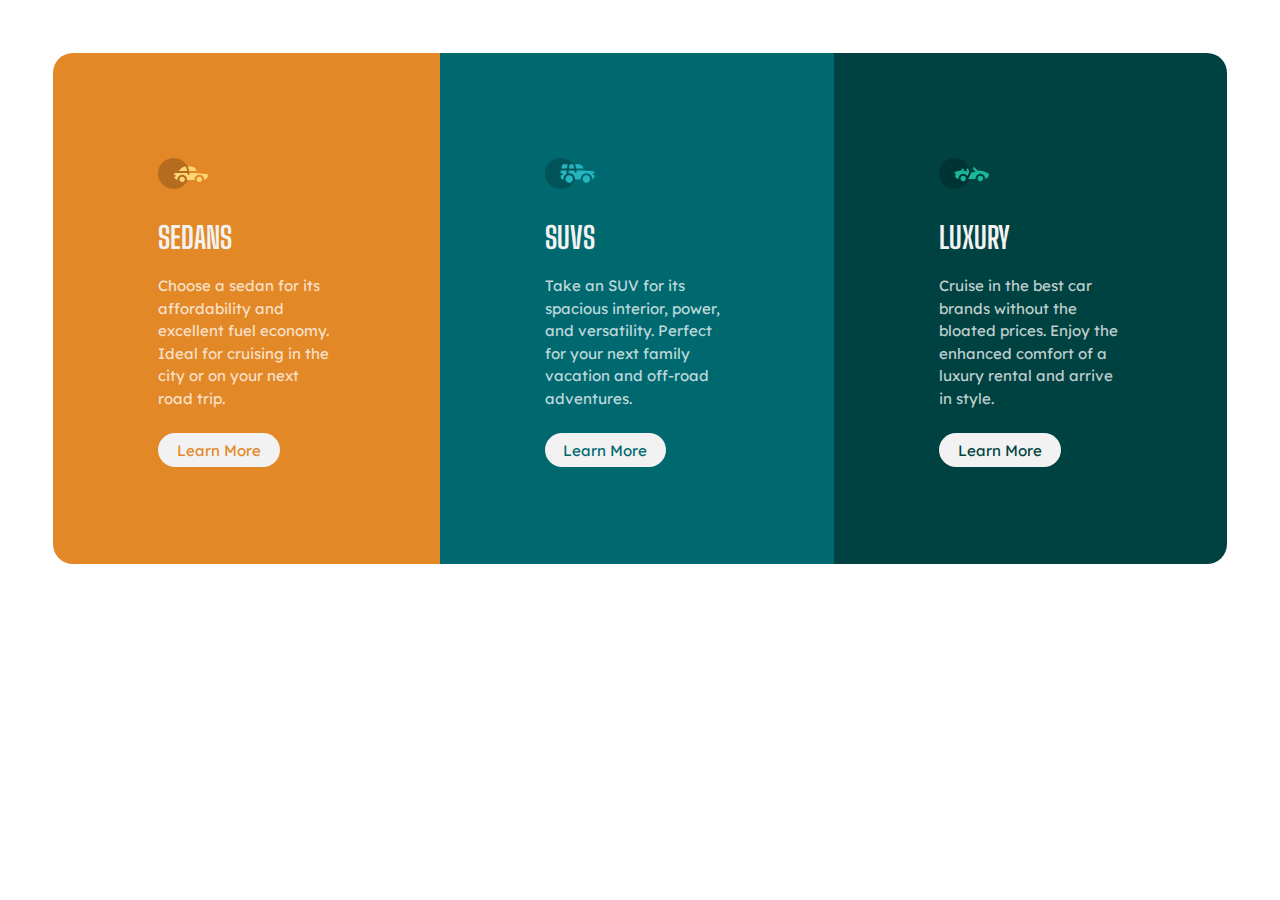
<file: index.html>
<!DOCTYPE html>
<html lang="en">
    <head>
        <meta charset="UTF-8">
        <meta name="viewport" content="width=device-width, initial-scale=1.0">
        <meta http-equiv="X-UA-Compatible" content="ie=edge">
        <!-- FONTS -->
        <link rel="preconnect" href="https://fonts.googleapis.com">
        <link rel="preconnect" href="https://fonts.gstatic.com" crossorigin>
        <link href="https://fonts.googleapis.com/css2?family=Big+Shoulders+Display:wght@700&family=Lexend+Deca&display=swap" rel="stylesheet">
        <!-- FONTS END -->
        <link href="style.css" rel="stylesheet" />
        <link rel="icon" type="image/png" sizes="32x32" href="./images/favicon-32x32.png">
        <title>Three Column Layout</title>
    </head>
    <body>
        <main>
            <div class="car-section-container">
                <div class="sedan-section">
                    <img src="images/icon-sedans.svg" alt="a graphic of a sedan" />
                    <h1>Sedans</h1>
                    <p>
                        Choose a sedan for its affordability and excellent fuel economy. Ideal for cruising in the city 
                        or on your next road trip.
                    </p>
                    <a href="#">Learn More</a>
                </div>

                <div class="suv-section">
                    <img src="images/icon-suvs.svg" alt="a graphix of an suv" />
                    <h1>SUVs</h1>
                    <p>
                        Take an SUV for its spacious interior, power, and versatility. Perfect for your next family vacation 
                        and off-road adventures.
                    </p>
                    <a href="#">Learn More</a>
                </div>

                <div class="luxury-section">
                    <img src="images/icon-luxury.svg" alt="a graphic of a luxury car" />
                    <h1>Luxury</h1>
                    <p>
                        Cruise in the best car brands without the bloated prices. Enjoy the enhanced comfort of a luxury 
                        rental and arrive in style.
                    </p>
                    <a href="#">Learn More</a>
                </div>
            </div>
        </main>
    </body>
</html>
</file>
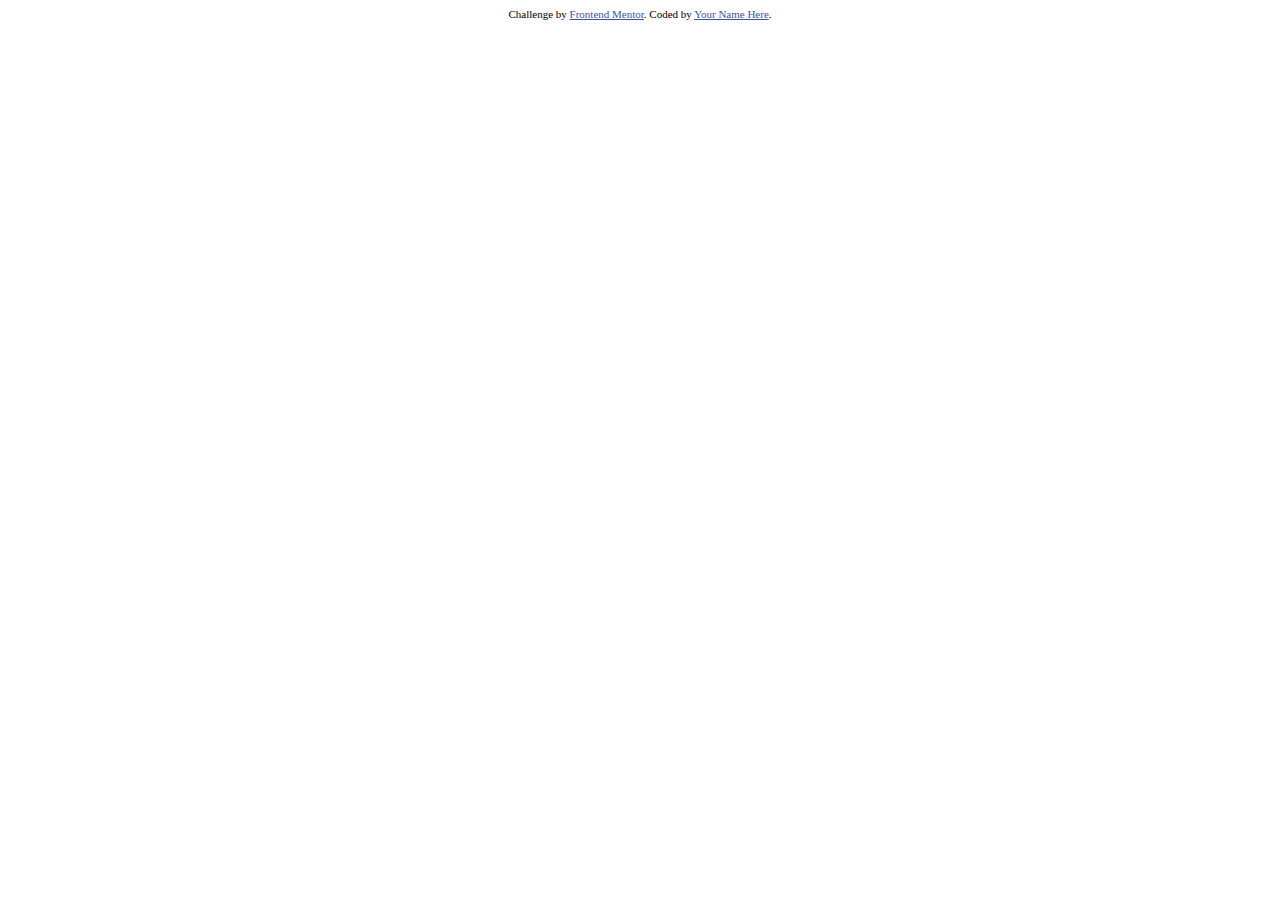
<file: style-info/index.html>
<!DOCTYPE html>
<html lang="en">
<head>
  <meta charset="UTF-8">
  <meta name="viewport" content="width=device-width, initial-scale=1.0"> <!-- displays site properly based on user's device -->

  <link rel="icon" type="image/png" sizes="32x32" href="./images/favicon-32x32.png">
  
  <title>Frontend Mentor | 3-column preview card component</title>

  <!-- Feel free to remove these styles or customise in your own stylesheet 👍 -->
  <style>
    .attribution { font-size: 11px; text-align: center; }
    .attribution a { color: hsl(228, 45%, 44%); }
  </style>
</head>
<body>
  <div class="attribution">
    Challenge by <a href="https://www.frontendmentor.io?ref=challenge" target="_blank">Frontend Mentor</a>. 
    Coded by <a href="#">Your Name Here</a>.
  </div>
</body>
</html>
</file>
<file: style.css>
* {
    box-sizing: border-box;
}

body {
    font-family: 'Lexend Deca', sans-serif;
    font-weight: 400;
    font-size: 15px;
}

img {
    width: 50px;
    display: block;
    margin-bottom: 2em;
}

h1 {
    color: hsl(0, 0%, 95%);
    font-family: 'Big Shoulders Display', cursive;
    font-weight: 700;
    margin-top: 0;
    text-transform: uppercase;
}

a {
    background: hsl(0, 0%, 95%);
    padding: 0.5em 1.25em;
    border-radius: 20px;
    text-decoration: none;
    margin-bottom: 2em;
}

.sedan-section > a {
    color: hsl(31, 77%, 52%)
}

.suv-section > a {
    color: hsl(184, 100%, 22%);
}

.luxury-section > a {
    color: hsl(179, 100%, 13%);
}

p {
    color: hsla(0, 0%, 100%, 0.75);
    margin-bottom: 2em;
    line-height: 1.5;
}

div {
    padding: 3em;
}

.sedan-section {
    background: hsl(31, 77%, 52%);
}

.suv-section {
    background: hsl(184, 100%, 22%);
}

.luxury-section {
    background: hsl(179, 100%, 13%);
}

.sedan-image {
    width: 5em;
}

@media (min-width: 880px) {
    .car-section-container {
        display: flex;
        align-content: center;
        justify-content: center;
        border-radius: 20px;
    }
    .car-section-container > *{
        padding: 7em;
    }

    .sedan-section {
        border-top-left-radius: 20px;
        border-bottom-left-radius: 20px;
    }

    .luxury-section {
        border-top-right-radius: 20px;
        border-bottom-right-radius: 20px;
    }
}
</file>
